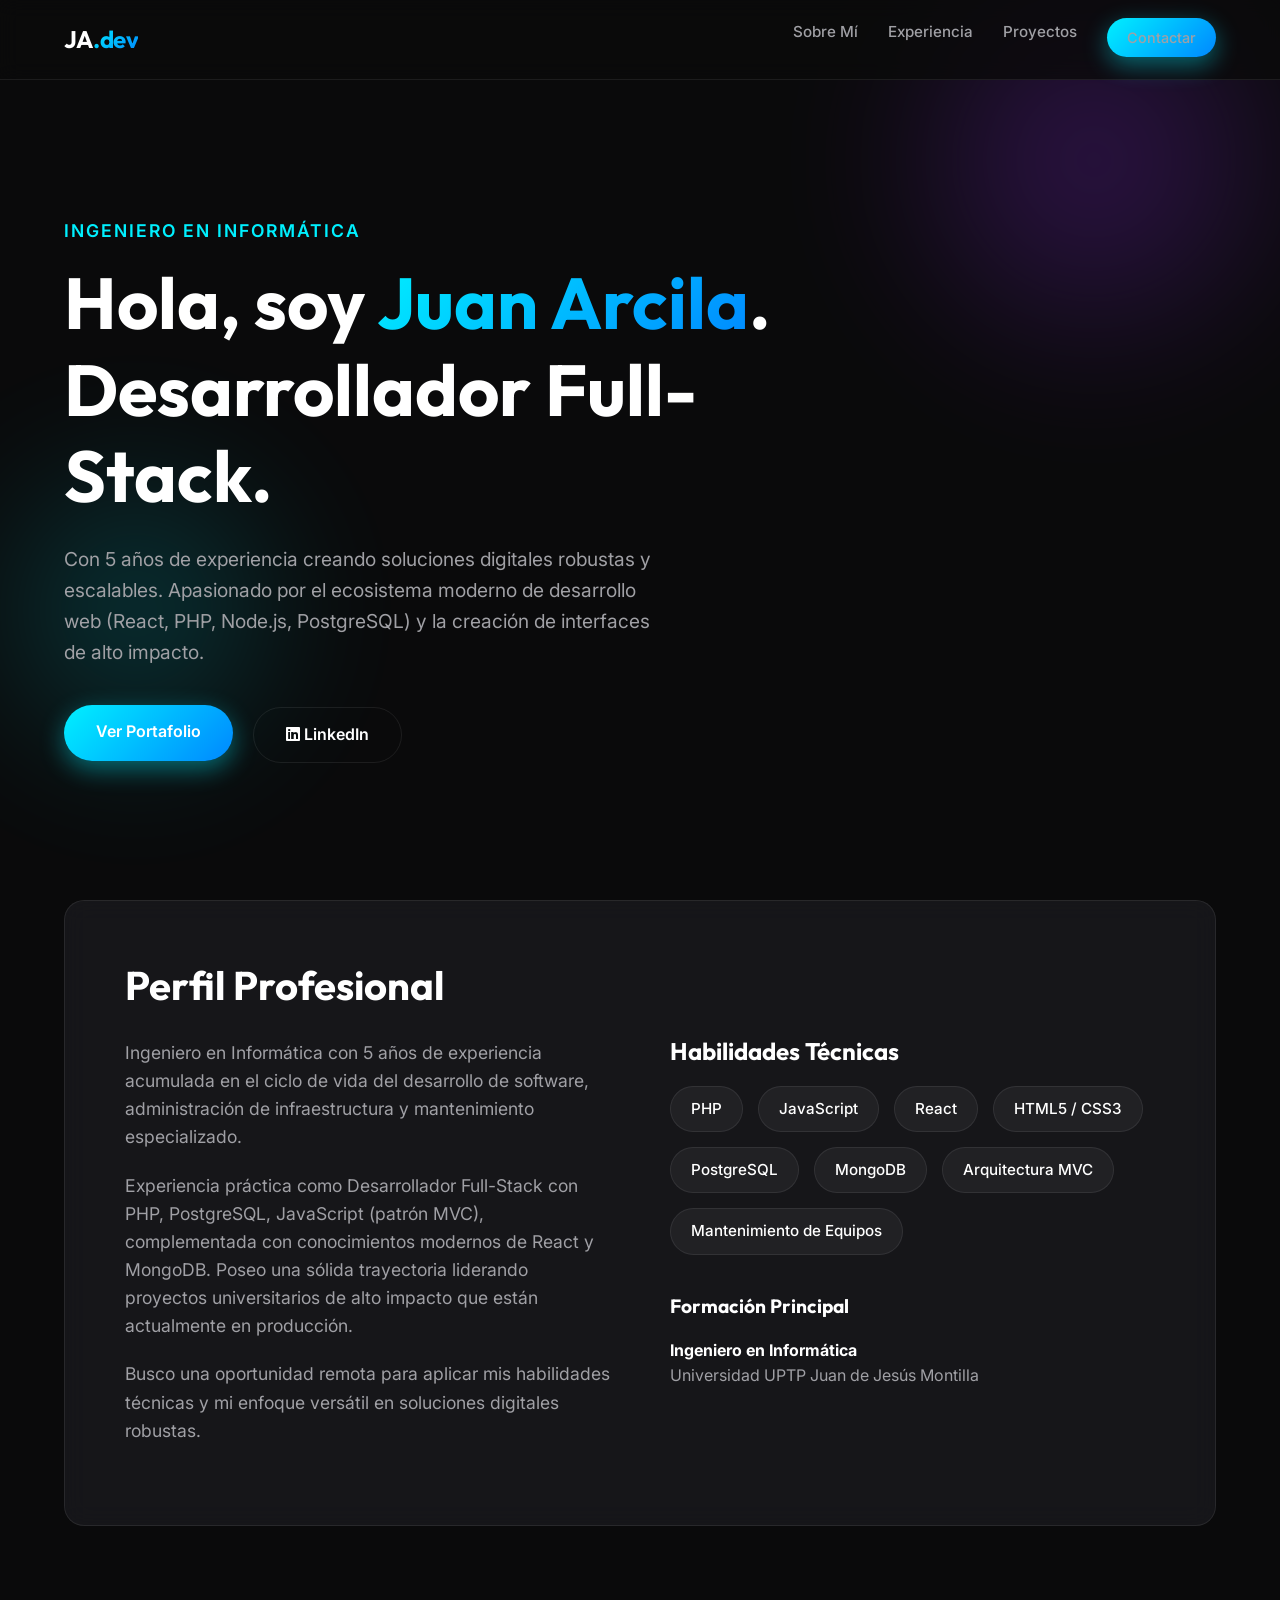
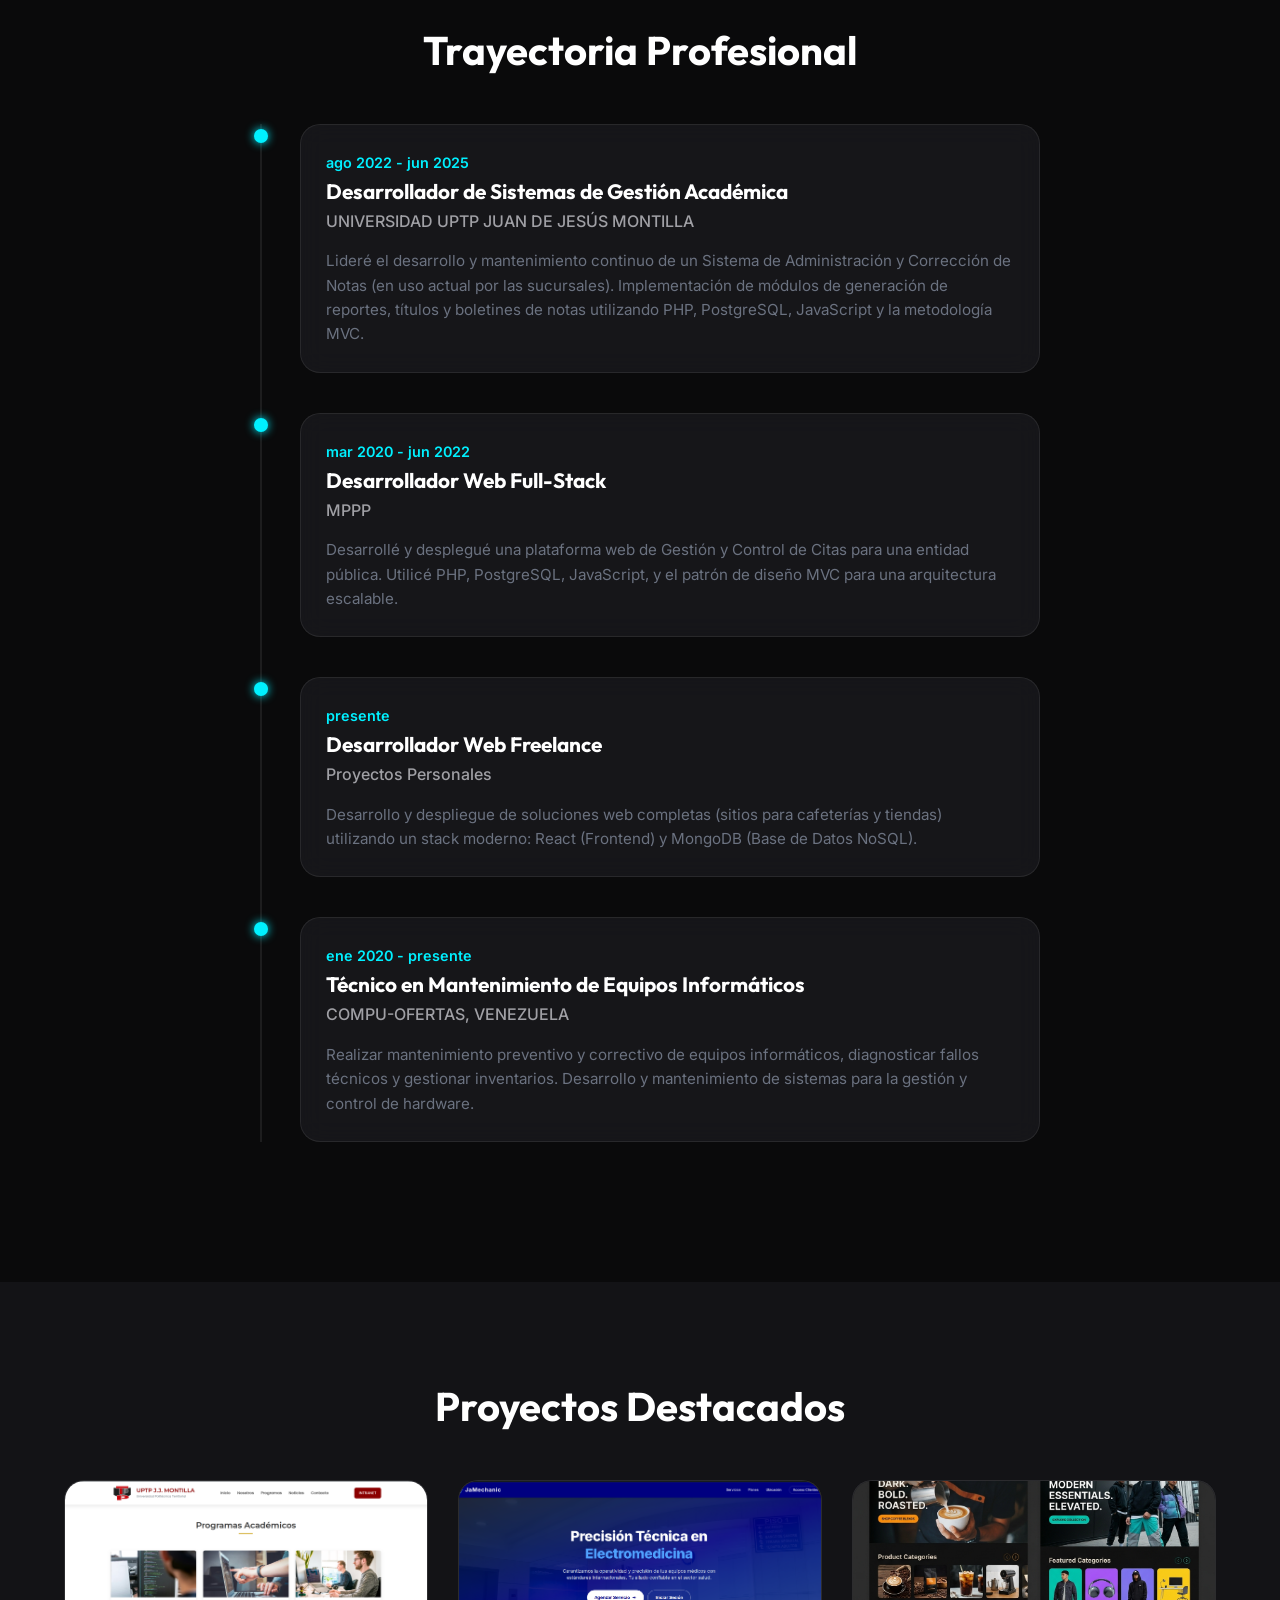
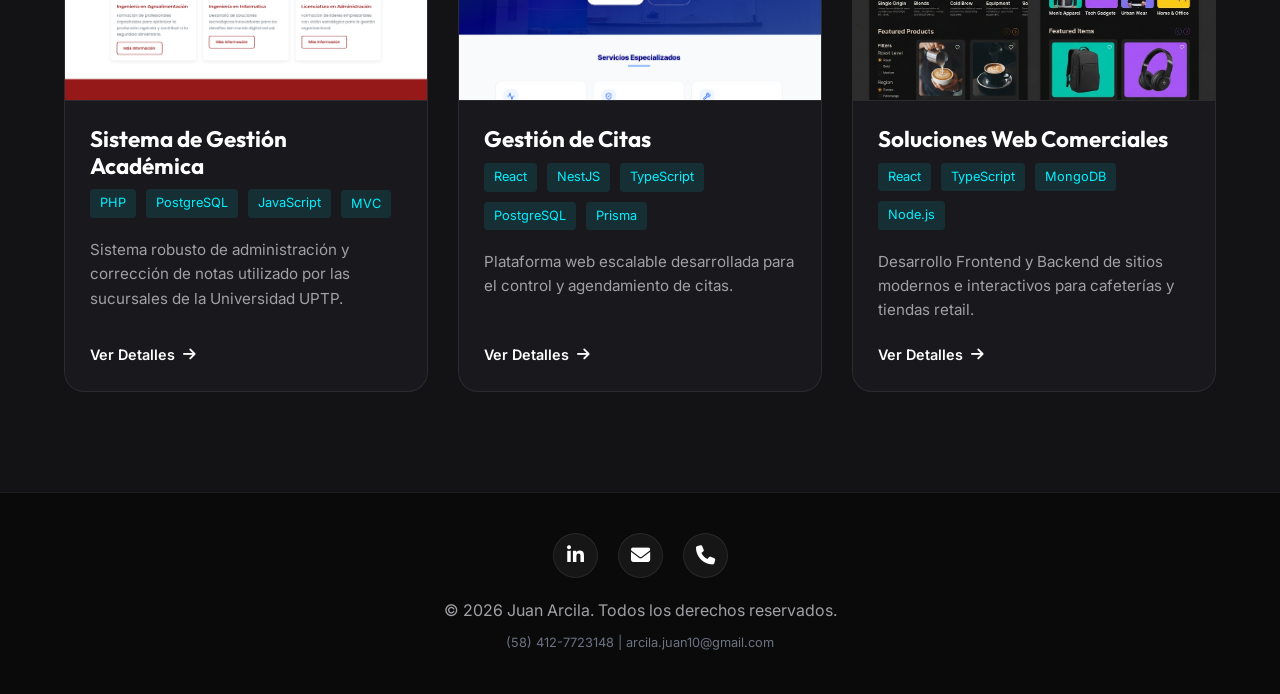
<file: index.html>
<!DOCTYPE html>
<html lang="es">
<head>
    <meta charset="UTF-8">
    <meta name="viewport" content="width=device-width, initial-scale=1.0">
    <title>Juan Arcila | Ingeniero en Informática & Full-Stack Developer</title>
    <meta name="description" content="Portafolio de Juan Arcila, Ingeniero en Informática con 5 años de experiencia en desarrollo Full-Stack, React, Node.js y PostgreSQL.">
    <link rel="stylesheet" href="style.css">
    <link href="https://fonts.googleapis.com/css2?family=Inter:wght@300;400;500;600&family=Outfit:wght@400;700;800&display=swap" rel="stylesheet">
    <link rel="stylesheet" href="https://cdnjs.cloudflare.com/ajax/libs/font-awesome/6.4.0/css/all.min.css">
</head>
<body>

    <!-- Navbar -->
    <nav class="navbar">
        <div class="container">
            <a href="index.html" class="logo">JA<span class="text-gradient">.dev</span></a>
            <div class="nav-links">
                <a href="#about">Sobre Mí</a>
                <a href="#experience">Experiencia</a>
                <a href="#projects">Proyectos</a>
                <a href="mailto:arcila.juan10@gmail.com" class="btn btn-primary" style="padding: 8px 20px; font-size: 0.9rem;">Contactar</a>
            </div>
        </div>
    </nav>

    <!-- Hero Section -->
    <section class="hero">
        <div class="hero-bg">
            <div class="blob-1"></div>
            <div class="blob-2"></div>
        </div>
        <div class="container">
            <div class="hero-content">
                <span class="hero-subtitle">Ingeniero en Informática</span>
                <h1 class="hero-title">Hola, soy <span class="text-gradient">Juan Arcila</span>.<br>Desarrollador Full-Stack.</h1>
                <p class="hero-desc">Con 5 años de experiencia creando soluciones digitales robustas y escalables. Apasionado por el ecosistema moderno de desarrollo web (React, PHP, Node.js, PostgreSQL) y la creación de interfaces de alto impacto.</p>
                <div class="hero-actions">
                    <a href="#projects" class="btn btn-primary">Ver Portafolio</a>
                    <a href="https://linkedin.com/in/jadeveloper" target="_blank" class="btn btn-outline"><i class="fab fa-linkedin"></i> LinkedIn</a>
                </div>
            </div>
        </div>
    </section>

    <!-- About & Skills -->
    <section id="about" class="section glass" style="margin: 0 5%; width: 90%; max-width: 1200px; padding: 60px;">
        <div class="about-grid">
            <div class="about-text">
                <h2 class="section-title" style="text-align: left; margin-bottom: 30px;">Perfil Profesional</h2>
                <p>Ingeniero en Informática con 5 años de experiencia acumulada en el ciclo de vida del desarrollo de software, administración de infraestructura y mantenimiento especializado.</p>
                <p>Experiencia práctica como Desarrollador Full-Stack con PHP, PostgreSQL, JavaScript (patrón MVC), complementada con conocimientos modernos de React y MongoDB. Poseo una sólida trayectoria liderando proyectos universitarios de alto impacto que están actualmente en producción.</p>
                <p>Busco una oportunidad remota para aplicar mis habilidades técnicas y mi enfoque versátil en soluciones digitales robustas.</p>
            </div>
            <div class="skills-wrapper">
                <h3 style="margin-bottom: 20px; font-size: 1.5rem;">Habilidades Técnicas</h3>
                <div class="skills-container">
                    <span class="skill-tag">PHP</span>
                    <span class="skill-tag">JavaScript</span>
                    <span class="skill-tag">React</span>
                    <span class="skill-tag">HTML5 / CSS3</span>
                    <span class="skill-tag">PostgreSQL</span>
                    <span class="skill-tag">MongoDB</span>
                    <span class="skill-tag">Arquitectura MVC</span>
                    <span class="skill-tag">Mantenimiento de Equipos</span>
                </div>
                <div style="margin-top: 40px;">
                    <h3 style="margin-bottom: 20px; font-size: 1.2rem;">Formación Principal</h3>
                    <p style="color: var(--text-secondary);"><strong style="color: var(--text-primary);">Ingeniero en Informática</strong><br>Universidad UPTP Juan de Jesús Montilla </p>
                </div>
            </div>
        </div>
    </section>

    <!-- Experience Timeline -->
    <section id="experience" class="section">
        <div class="container">
            <h2 class="section-title">Trayectoria Profesional</h2>
            
            <div class="timeline">
                
                <div class="timeline-item">
                    <div class="timeline-dot"></div>
                    <div class="timeline-content glass">
                        <span class="timeline-date">ago 2022 - jun 2025</span>
                        <h3 class="timeline-title">Desarrollador de Sistemas de Gestión Académica</h3>
                        <p class="timeline-company">UNIVERSIDAD UPTP JUAN DE JESÚS MONTILLA</p>
                        <p class="timeline-desc">Lideré el desarrollo y mantenimiento continuo de un Sistema de Administración y Corrección de Notas (en uso actual por las sucursales). Implementación de módulos de generación de reportes, títulos y boletines de notas utilizando PHP, PostgreSQL, JavaScript y la metodología MVC.</p>
                        <p class="timeline-desc"></p>
                    </div>
                </div>

                <div class="timeline-item">
                    <div class="timeline-dot"></div>
                    <div class="timeline-content glass">
                        <span class="timeline-date">mar 2020 - jun 2022</span>
                        <h3 class="timeline-title">Desarrollador Web Full-Stack</h3>
                        <p class="timeline-company">MPPP</p>
                        <p class="timeline-desc">Desarrollé y desplegué una plataforma web de Gestión y Control de Citas para una entidad pública. Utilicé PHP, PostgreSQL, JavaScript, y el patrón de diseño MVC para una arquitectura escalable.</p>
                    </div>
                </div>

                <div class="timeline-item">
                    <div class="timeline-dot"></div>
                    <div class="timeline-content glass">
                        <span class="timeline-date">presente</span>
                        <h3 class="timeline-title">Desarrollador Web Freelance</h3>
                        <p class="timeline-company">Proyectos Personales</p>
                        <p class="timeline-desc">Desarrollo y despliegue de soluciones web completas (sitios para cafeterías y tiendas) utilizando un stack moderno: React (Frontend) y MongoDB (Base de Datos NoSQL).</p>
                    </div>
                </div>

                <div class="timeline-item">
                    <div class="timeline-dot"></div>
                    <div class="timeline-content glass">
                        <span class="timeline-date">ene 2020 - presente</span>
                        <h3 class="timeline-title">Técnico en Mantenimiento de Equipos Informáticos</h3>
                        <p class="timeline-company">COMPU-OFERTAS, VENEZUELA</p>
                        <p class="timeline-desc">Realizar mantenimiento preventivo y correctivo de equipos informáticos, diagnosticar fallos técnicos y gestionar inventarios. Desarrollo y mantenimiento de sistemas para la gestión y control de hardware.</p>
                    </div>
                </div>

            </div>
        </div>
    </section>

    <!-- Projects Portfolio -->
    <section id="projects" class="section" style="background: var(--bg-secondary);">
        <div class="container">
            <h2 class="section-title">Proyectos Destacados</h2>
            
            <div class="projects-grid">
                
                <!-- Project 1 -->
                <div class="project-card glass">
                    <div class="project-img-wrapper">
                        <img src="assets/UPTP JJM.png" alt="Sistema de Gestión Académica">
                    </div>
                    <div class="project-info">
                        <h3 class="project-title">Sistema de Gestión Académica</h3>
                        <div class="project-tags">
                            <span>PHP</span>
                            <span>PostgreSQL</span>
                            <span>JavaScript</span>
                            <span>MVC</span>
                        </div>
                        <p class="project-desc">Sistema robusto de administración y corrección de notas utilizado por las sucursales de la Universidad UPTP.</p>
                        <a href="proyecto-academico.html" class="project-link">Ver Detalles <i class="fas fa-arrow-right"></i></a>
                    </div>
                </div>

                <!-- Project 2 -->
                <div class="project-card glass">
                    <div class="project-img-wrapper">
                        <img src="assets/biomed-sp 1.png" alt="Plataforma de Gestión de Citas">
                    </div>
                    <div class="project-info">
                        <h3 class="project-title">Gestión de Citas</h3>
                        <div class="project-tags">
                            <span>React</span>
                            <span>NestJS</span>
                            <span>TypeScript</span>
                            <span>PostgreSQL</span>
                            <span>Prisma</span>
                        </div>
                        <p class="project-desc">Plataforma web escalable desarrollada para el control y agendamiento de citas.</p>
                        <a href="proyecto-citas.html" class="project-link">Ver Detalles <i class="fas fa-arrow-right"></i></a>
                    </div>
                </div>

                <!-- Project 3 -->
                <div class="project-card glass">
                    <div class="project-img-wrapper">
                        <img src="assets/freelance.png" alt="E-commerce y Sitios Web">
                    </div>
                    <div class="project-info">
                        <h3 class="project-title">Soluciones Web Comerciales</h3>
                        <div class="project-tags">
                            <span>React</span>
                            <span>TypeScript</span>
                            <span>MongoDB</span>
                            <span>Node.js</span>
                        </div>
                        <p class="project-desc">Desarrollo Frontend y Backend de sitios modernos e interactivos para cafeterías y tiendas retail.</p>
                        <a href="proyecto-freelance.html" class="project-link">Ver Detalles <i class="fas fa-arrow-right"></i></a>
                    </div>
                </div>

            </div>
        </div>
    </section>

    <!-- Footer -->
    <footer class="footer">
        <div class="container">
            <div class="social-links">
                <a href="https://linkedin.com/in/jadeveloper" target="_blank"><i class="fab fa-linkedin-in"></i></a>
                <a href="mailto:arcila.juan10@gmail.com"><i class="fas fa-envelope"></i></a>
                <a href="tel:+584127723148"><i class="fas fa-phone"></i></a>
            </div>
            <p>&copy; 2026 Juan Arcila. Todos los derechos reservados.</p>
            <p style="font-size: 0.8rem; margin-top: 10px; color: var(--text-muted);">(58) 412-7723148 | arcila.juan10@gmail.com</p>
        </div>
    </footer>

    <script src="app.js"></script>
</body>
</html>
</file>
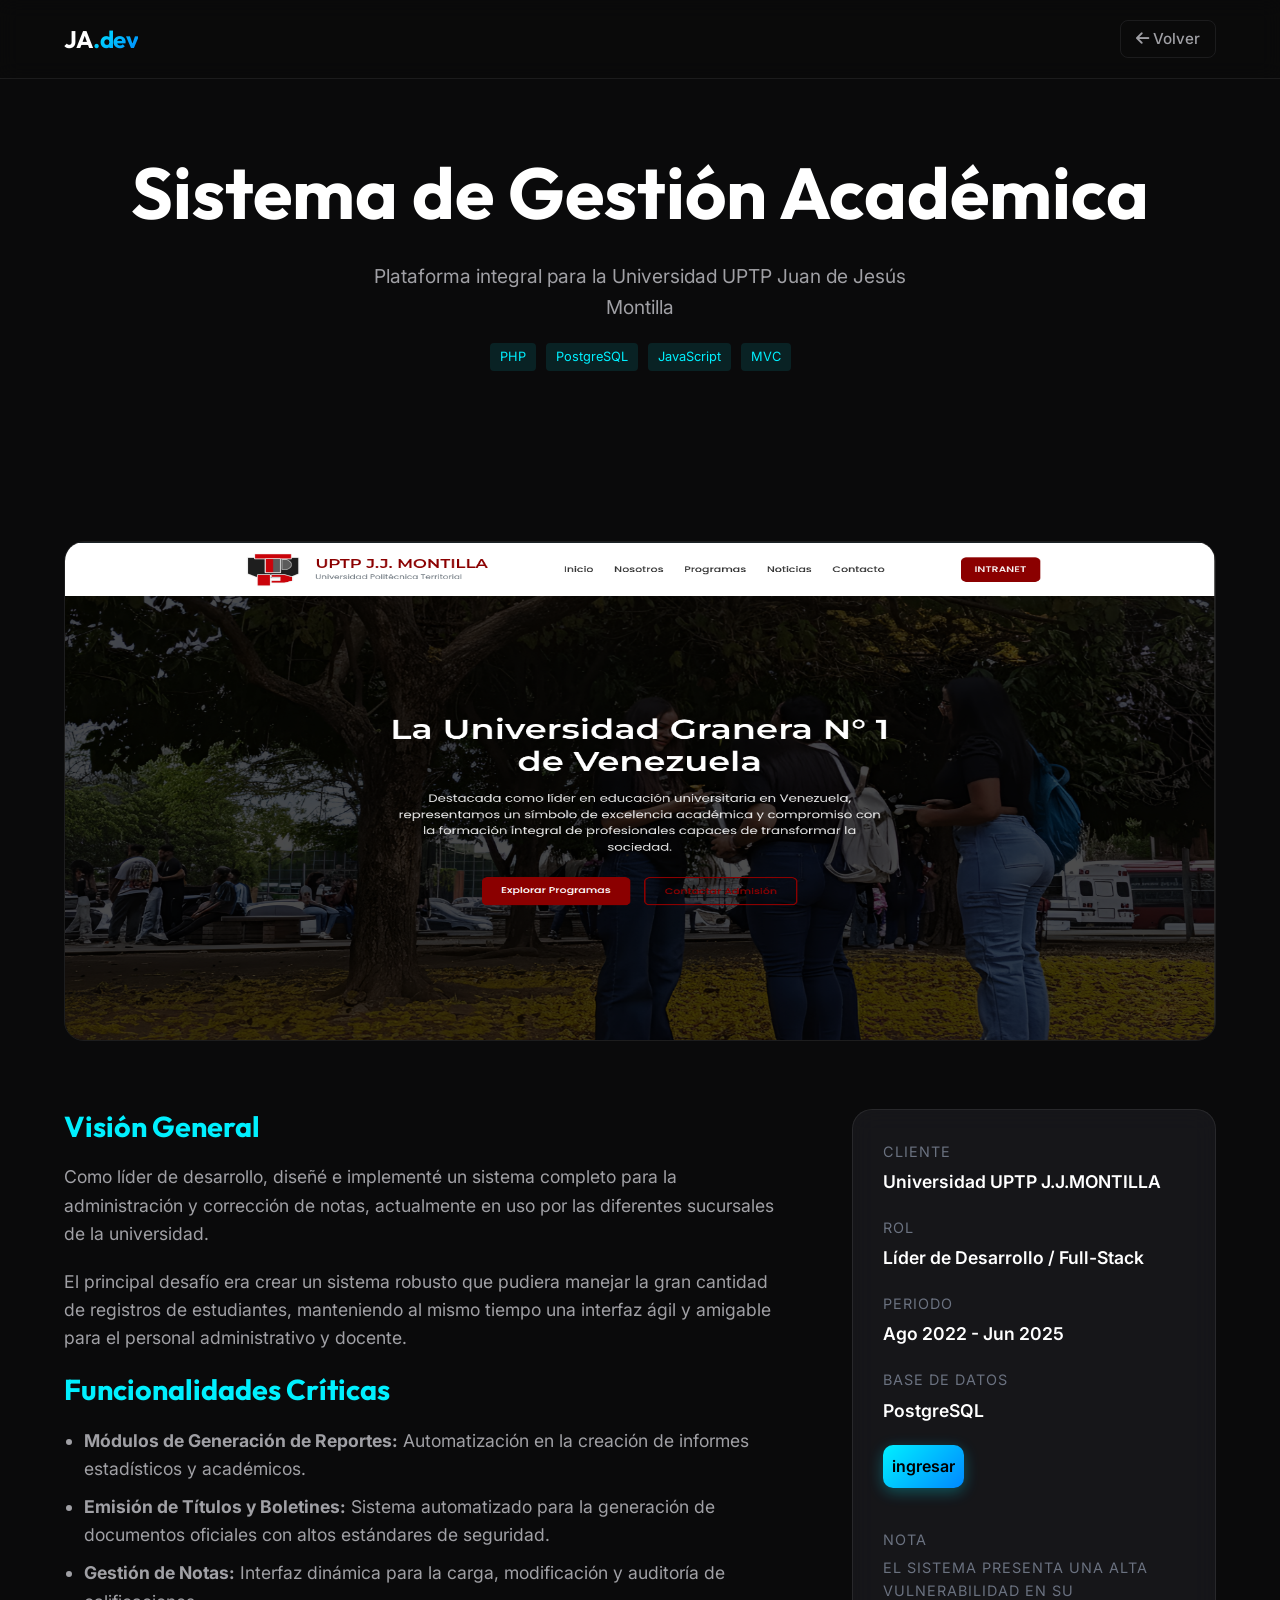
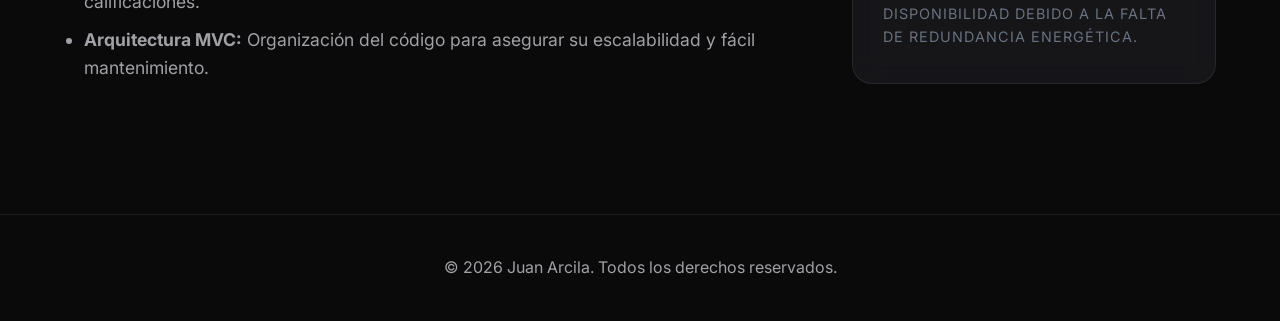
<file: proyecto-academico.html>
<!DOCTYPE html>
<html lang="es">
<head>
    <meta charset="UTF-8">
    <meta name="viewport" content="width=device-width, initial-scale=1.0">
    <title>Sistema de Gestión Académica | Juan Arcila</title>
    <link rel="stylesheet" href="style.css">
    <link href="https://fonts.googleapis.com/css2?family=Inter:wght@300;400;500;600&family=Outfit:wght@400;700;800&display=swap" rel="stylesheet">
    <link rel="stylesheet" href="https://cdnjs.cloudflare.com/ajax/libs/font-awesome/6.4.0/css/all.min.css">
</head>
<body>

    <!-- Navbar -->
    <nav class="navbar" style="background: rgba(10, 10, 11, 0.95); box-shadow: 0 4px 20px rgba(0,0,0,0.5);">
        <div class="container">
            <a href="index.html" class="logo">JA<span class="text-gradient">.dev</span></a>
            <div class="nav-links">
                <a href="index.html#projects" class="btn btn-outline" style="padding: 6px 15px; border-radius: 8px;"><i class="fas fa-arrow-left"></i> Volver</a>
            </div>
        </div>
    </nav>

    <!-- Project Header -->
    <header class="project-header container">
        <h1 class="hero-title">Sistema de Gestión Académica</h1>
        <p class="hero-desc" style="margin: 0 auto;">Plataforma integral para la Universidad UPTP Juan de Jesús Montilla</p>
        <div class="project-tags project-header-tags">
            <span>PHP</span>
            <span>PostgreSQL</span>
            <span>JavaScript</span>
            <span>MVC</span>
        </div>
    </header>

    <!-- Project Details -->
    <section class="section pt-0">
        <div class="container">
            <img src="assets/UPTP Portada.png" alt="Dashboard del Sistema Académico" class="project-hero-img">
            
            <div class="project-details-grid">
                <div class="project-content">
                    <h3>Visión General</h3>
                    <p>Como líder de desarrollo, diseñé e implementé un sistema completo para la administración y corrección de notas, actualmente en uso por las diferentes sucursales de la universidad.</p>
                    <p>El principal desafío era crear un sistema robusto que pudiera manejar la gran cantidad de registros de estudiantes, manteniendo al mismo tiempo una interfaz ágil y amigable para el personal administrativo y docente.</p>
                    
                    <h3>Funcionalidades Críticas</h3>
                    <ul>
                        <li><strong>Módulos de Generación de Reportes:</strong> Automatización en la creación de informes estadísticos y académicos.</li>
                        <li><strong>Emisión de Títulos y Boletines:</strong> Sistema automatizado para la generación de documentos oficiales con altos estándares de seguridad.</li>
                        <li><strong>Gestión de Notas:</strong> Interfaz dinámica para la carga, modificación y auditoría de calificaciones.</li>
                        <li><strong>Arquitectura MVC:</strong> Organización del código para asegurar su escalabilidad y fácil mantenimiento.</li>
                    </ul>
                </div>
                
                <div class="project-sidebar">
                    <div class="glass">
                        <div class="sidebar-item">
                            <div class="sidebar-label">Cliente</div>
                            <div class="sidebar-value">Universidad UPTP J.J.MONTILLA</div>
                        </div>
                        <div class="sidebar-item">
                            <div class="sidebar-label">Rol</div>
                            <div class="sidebar-value">Líder de Desarrollo / Full-Stack</div>
                        </div>
                        <div class="sidebar-item">
                            <div class="sidebar-label">Periodo</div>
                            <div class="sidebar-value">Ago 2022 - Jun 2025</div>
                        </div>
                        <div class="sidebar-item">
                            <div class="sidebar-label">Base de Datos</div>
                            <div class="sidebar-value">PostgreSQL</div>
                        </div>
                        <div class="sidebar-item">
                            <a class="btn btn-secundario" href="https://uptp.sytes.net/" >ingresar</a>
                            
                        </div>

                        <div class="sidebar-item">
                            <div class="sidebar-label">nota</div>
                            <div class="sidebar-label"><p>el sistema presenta una alta vulnerabilidad en su disponibilidad debido a la falta de redundancia energética. 
                            </p></div>
                            
                        </div>
                    </div>
                </div>
            </div>
        </div>
    </section>

    <!-- Footer -->
    <footer class="footer">
        <div class="container">
            <p>&copy; 2026 Juan Arcila. Todos los derechos reservados.</p>
        </div>
    </footer>

    <script src="app.js"></script>
</body>
</html>
</file>
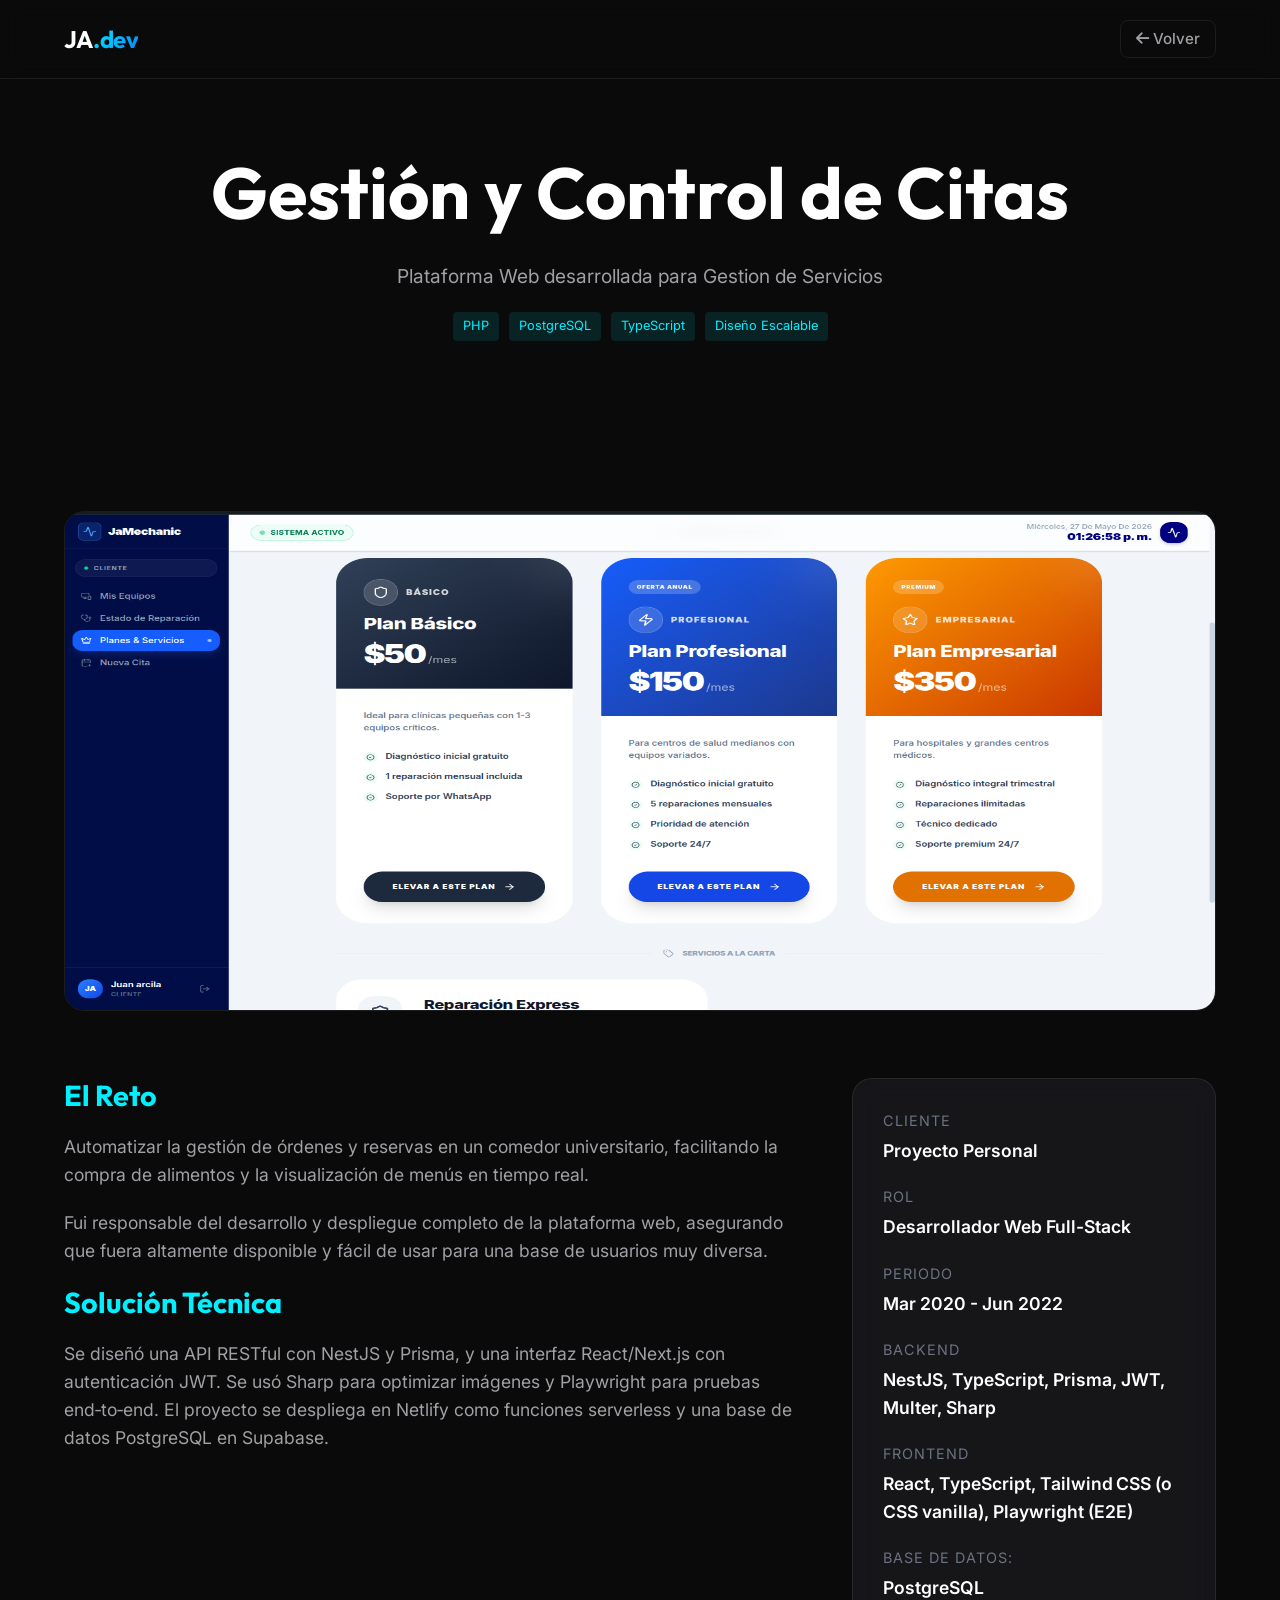
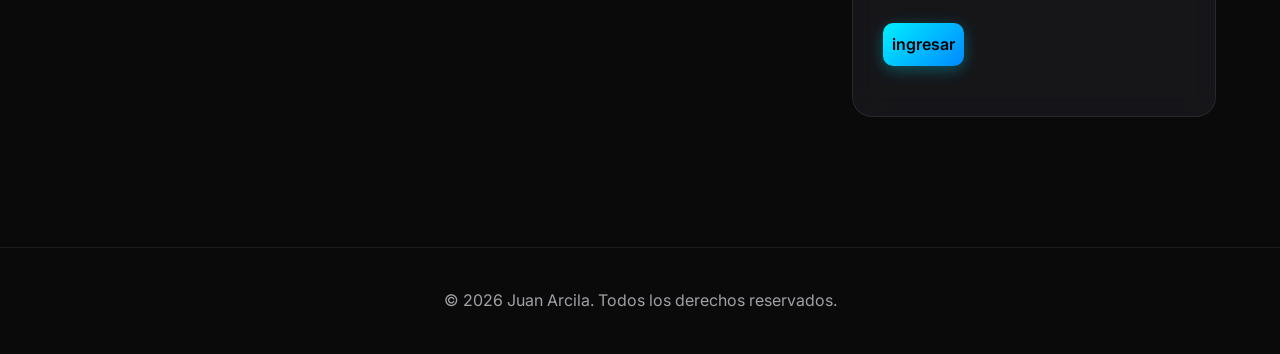
<file: proyecto-citas.html>
<!DOCTYPE html>
<html lang="es">
<head>
    <meta charset="UTF-8">
    <meta name="viewport" content="width=device-width, initial-scale=1.0">
    <title>Gestión y Control de Citas | Juan Arcila</title>
    <link rel="stylesheet" href="style.css">
    <link href="https://fonts.googleapis.com/css2?family=Inter:wght@300;400;500;600&family=Outfit:wght@400;700;800&display=swap" rel="stylesheet">
    <link rel="stylesheet" href="https://cdnjs.cloudflare.com/ajax/libs/font-awesome/6.4.0/css/all.min.css">
</head>
<body>

    <!-- Navbar -->
    <nav class="navbar" style="background: rgba(10, 10, 11, 0.95); box-shadow: 0 4px 20px rgba(0,0,0,0.5);">
        <div class="container">
            <a href="index.html" class="logo">JA<span class="text-gradient">.dev</span></a>
            <div class="nav-links">
                <a href="index.html#projects" class="btn btn-outline" style="padding: 6px 15px; border-radius: 8px;"><i class="fas fa-arrow-left"></i> Volver</a>
            </div>
        </div>
    </nav>

    <!-- Project Header -->
    <header class="project-header container">
        <h1 class="hero-title">Gestión y Control de Citas</h1>
        <p class="hero-desc" style="margin: 0 auto;">Plataforma Web desarrollada para Gestion de Servicios</p>
        <div class="project-tags project-header-tags">
            <span>PHP</span>
            <span>PostgreSQL</span>
            <span>TypeScript</span>
            <span>Diseño Escalable</span>
        </div>
    </header>

    <!-- Project Details -->
    <section class="section pt-0">
        <div class="container">
            <img src="assets/biomed-sp 4.png" alt="Interfaz de Gestión de Citas" class="project-hero-img">
            
            <div class="project-details-grid">
                <div class="project-content">
                    <h3>El Reto</h3>
                    <p>Automatizar la gestión de órdenes y reservas en un comedor universitario, facilitando la compra de alimentos y la visualización de menús en tiempo real.</p>
                    <p>Fui responsable del desarrollo y despliegue completo de la plataforma web, asegurando que fuera altamente disponible y fácil de usar para una base de usuarios muy diversa.</p>
                    
                    <h3>Solución Técnica</h3>
                    <p>
                        Se diseñó una API RESTful con NestJS y Prisma, y una interfaz React/Next.js con autenticación JWT. Se usó Sharp para optimizar imágenes y Playwright para pruebas end‑to‑end. El proyecto se despliega en Netlify como funciones serverless y una base de datos PostgreSQL en Supabase.  
                    </p>
                </div>
                
                <div class="project-sidebar">
                    <div class="glass">
                        <div class="sidebar-item">
                            <div class="sidebar-label">Cliente</div>
                            <div class="sidebar-value">Proyecto Personal</div>
                        </div>
                        <div class="sidebar-item">
                            <div class="sidebar-label">Rol</div>
                            <div class="sidebar-value">Desarrollador Web Full-Stack</div>
                        </div>
                        <div class="sidebar-item">
                            <div class="sidebar-label">Periodo</div>
                            <div class="sidebar-value">Mar 2020 - Jun 2022</div>
                        </div>
                        <div class="sidebar-item">
                            <div class="sidebar-label">Backend</div>
                            <div class="sidebar-value">NestJS, TypeScript, Prisma, JWT, Multer, Sharp</div>
                            
                            
                        </div>
                        <div class="sidebar-item"><div class="sidebar-label">Frontend</div>
                            <div class="sidebar-value"> React, TypeScript, Tailwind CSS (o CSS vanilla), Playwright (E2E)</div>
                            </div>
                        <div class="sidebar-item"><div class="sidebar-label">Base de datos: </div>
                            <div class="sidebar-value">PostgreSQL</div>
                            </div>
                        <div class="sidebar-item">
                            <a class="btn btn-secundario" href="https://biomed-sp.netlify.app/" >ingresar</a>
                            
                            </div>
                    </div>
                </div>
            </div>
        </div>
    </section>

    <!-- Footer -->
    <footer class="footer">
        <div class="container">
            <p>&copy; 2026 Juan Arcila. Todos los derechos reservados.</p>
        </div>
    </footer>

    <script src="app.js"></script>
</body>
</html>
</file>
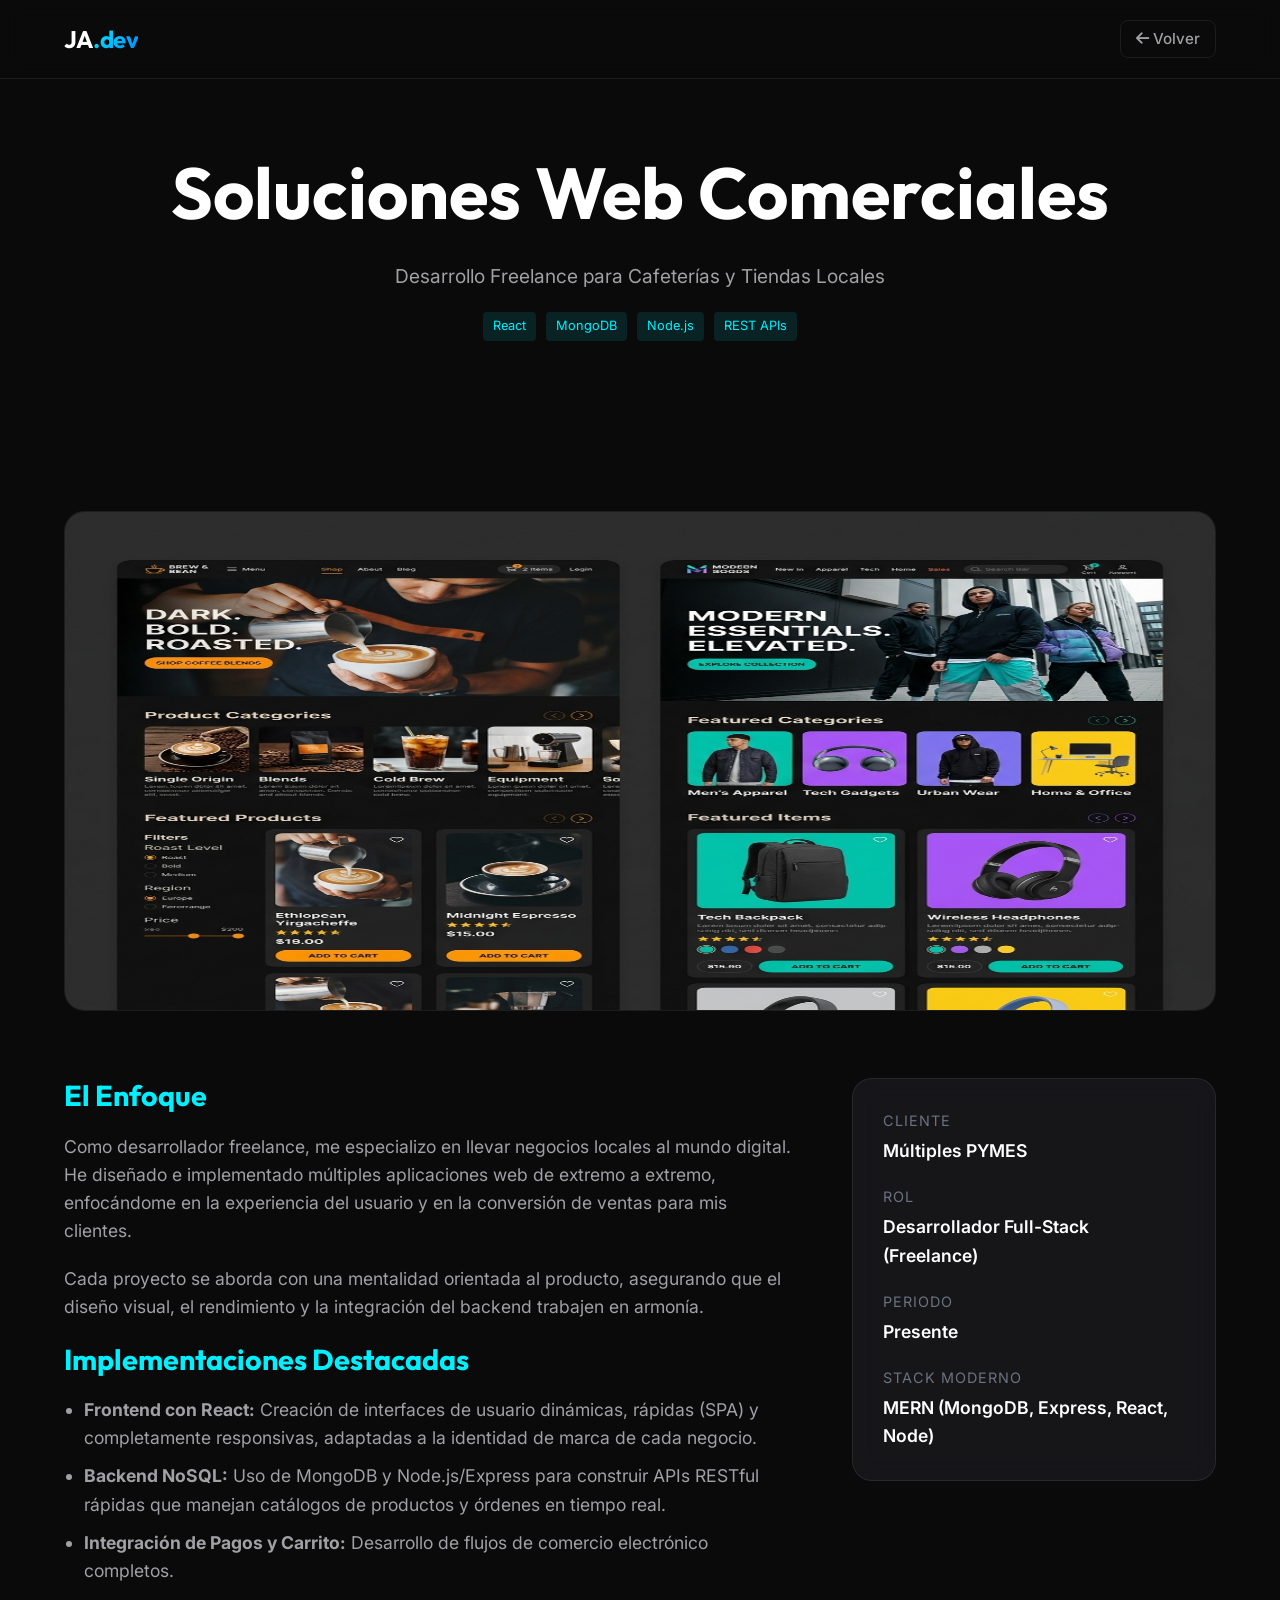
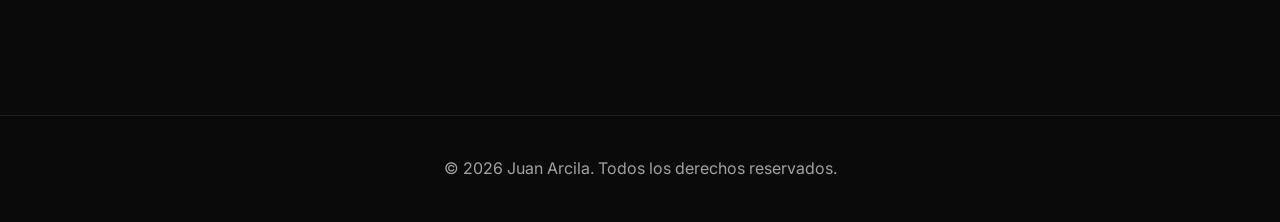
<file: proyecto-freelance.html>
<!DOCTYPE html>
<html lang="es">
<head>
    <meta charset="UTF-8">
    <meta name="viewport" content="width=device-width, initial-scale=1.0">
    <title>Soluciones Web Freelance | Juan Arcila</title>
    <link rel="stylesheet" href="style.css">
    <link href="https://fonts.googleapis.com/css2?family=Inter:wght@300;400;500;600&family=Outfit:wght@400;700;800&display=swap" rel="stylesheet">
    <link rel="stylesheet" href="https://cdnjs.cloudflare.com/ajax/libs/font-awesome/6.4.0/css/all.min.css">
</head>
<body>

    <!-- Navbar -->
    <nav class="navbar" style="background: rgba(10, 10, 11, 0.95); box-shadow: 0 4px 20px rgba(0,0,0,0.5);">
        <div class="container">
            <a href="index.html" class="logo">JA<span class="text-gradient">.dev</span></a>
            <div class="nav-links">
                <a href="index.html#projects" class="btn btn-outline" style="padding: 6px 15px; border-radius: 8px;"><i class="fas fa-arrow-left"></i> Volver</a>
            </div>
        </div>
    </nav>

    <!-- Project Header -->
    <header class="project-header container">
        <h1 class="hero-title">Soluciones Web Comerciales</h1>
        <p class="hero-desc" style="margin: 0 auto;">Desarrollo Freelance para Cafeterías y Tiendas Locales</p>
        <div class="project-tags project-header-tags">
            <span>React</span>
            <span>MongoDB</span>
            <span>Node.js</span>
            <span>REST APIs</span>
        </div>
    </header>

    <!-- Project Details -->
    <section class="section pt-0">
        <div class="container">
            <img src="assets/freelance.png" alt="Diseños para e-commerce y cafeterías" class="project-hero-img">
            
            <div class="project-details-grid">
                <div class="project-content">
                    <h3>El Enfoque</h3>
                    <p>Como desarrollador freelance, me especializo en llevar negocios locales al mundo digital. He diseñado e implementado múltiples aplicaciones web de extremo a extremo, enfocándome en la experiencia del usuario y en la conversión de ventas para mis clientes.</p>
                    <p>Cada proyecto se aborda con una mentalidad orientada al producto, asegurando que el diseño visual, el rendimiento y la integración del backend trabajen en armonía.</p>
                    
                    <h3>Implementaciones Destacadas</h3>
                    <ul>
                        <li><strong>Frontend con React:</strong> Creación de interfaces de usuario dinámicas, rápidas (SPA) y completamente responsivas, adaptadas a la identidad de marca de cada negocio.</li>
                        <li><strong>Backend NoSQL:</strong> Uso de MongoDB y Node.js/Express para construir APIs RESTful rápidas que manejan catálogos de productos y órdenes en tiempo real.</li>
                        <li><strong>Integración de Pagos y Carrito:</strong> Desarrollo de flujos de comercio electrónico completos.</li>
                    </ul>
                </div>
                
                <div class="project-sidebar">
                    <div class="glass">
                        <div class="sidebar-item">
                            <div class="sidebar-label">Cliente</div>
                            <div class="sidebar-value">Múltiples PYMES</div>
                        </div>
                        <div class="sidebar-item">
                            <div class="sidebar-label">Rol</div>
                            <div class="sidebar-value">Desarrollador Full-Stack (Freelance)</div>
                        </div>
                        <div class="sidebar-item">
                            <div class="sidebar-label">Periodo</div>
                            <div class="sidebar-value">Presente</div>
                        </div>
                        <div class="sidebar-item">
                            <div class="sidebar-label">Stack Moderno</div>
                            <div class="sidebar-value">MERN (MongoDB, Express, React, Node)</div>
                        </div>
                    </div>
                </div>
            </div>
        </div>
    </section>

    <!-- Footer -->
    <footer class="footer">
        <div class="container">
            <p>&copy; 2026 Juan Arcila. Todos los derechos reservados.</p>
        </div>
    </footer>

    <script src="app.js"></script>
</body>
</html>
</file>
<file: style.css>
:root {
  /* Core Colors */
  --bg-primary: #0A0A0B;
  --bg-secondary: #131316;
  --bg-surface: rgba(30, 30, 35, 0.6);
  --text-primary: #FFFFFF;
  --text-secondary: #A0A0A5;
  --text-muted: #6b7280;
  
  /* Accents */
  --accent-cyan: #00F0FF;
  --accent-violet: #8A2BE2;
  --accent-blue: #0088FF;
  --accent-red: #cc1b1b;

  
  /* Gradients */
  --gradient-primary: linear-gradient(135deg, var(--accent-cyan) 0%, var(--accent-blue) 100%);
  --gradient-secondary: linear-gradient(135deg, var(--accent-violet) 0%, var(--accent-blue) 100%);
  --gradient-uptp:var(--accent-red);
  /* Structural */
  --border-light: rgba(255, 255, 255, 0.08);
  --shadow-glow: 0 0 20px rgba(0, 240, 255, 0.2);
  --radius-md: 12px;
  --radius-lg: 20px;
  --radius-full: 9999px;
  
  /* Fonts */
  --font-heading: 'Outfit', sans-serif;
  --font-body: 'Inter', sans-serif;
}

* {
  margin: 0;
  padding: 0;
  box-sizing: border-box;
}

body {
  font-family: var(--font-body);
  background-color: var(--bg-primary);
  color: var(--text-primary);
  line-height: 1.6;
  overflow-x: hidden;
  -webkit-font-smoothing: antialiased;
}

h1, h2, h3, h4, h5, h6 {
  font-family: var(--font-heading);
  font-weight: 700;
  line-height: 1.2;
}

a {
  text-decoration: none;
  color: inherit;
  transition: all 0.3s ease;
}

ul {
  list-style: none;
}

/* Typography Utility */
.text-gradient {
  background: var(--gradient-primary);
  -webkit-background-clip: text;
  -webkit-text-fill-color: transparent;
  background-clip: text;
}

/* Layout Utilities */
.container {
  width: 90%;
  max-width: 1200px;
  margin: 0 auto;
}

.section {
  padding: 100px 0;
  position: relative;
}

/* Glassmorphism utility */
.glass {
  background: var(--bg-surface);
  backdrop-filter: blur(12px);
  -webkit-backdrop-filter: blur(12px);
  border: 1px solid var(--border-light);
  border-radius: var(--radius-lg);
}

/* Navbar */
.navbar {
  position: fixed;
  top: 0;
  left: 0;
  width: 100%;
  padding: 20px 0;
  z-index: 1000;
  transition: all 0.3s ease;
  background: rgba(10, 10, 11, 0.8);
  backdrop-filter: blur(10px);
  border-bottom: 1px solid var(--border-light);
}

.navbar .container {
  display: flex;
  justify-content: space-between;
  align-items: center;
}

.logo {
  font-family: var(--font-heading);
  font-size: 1.5rem;
  font-weight: 700;
  letter-spacing: -0.5px;
}

.nav-links {
  display: flex;
  gap: 30px;
}

.nav-links a {
  font-size: 0.95rem;
  font-weight: 500;
  color: var(--text-secondary);
}

.nav-links a:hover {
  color: var(--accent-cyan);
}

/* Hero Section */
.hero {
  min-height: 100vh;
  display: flex;
  align-items: center;
  position: relative;
  padding-top: 80px;
}

.hero-bg {
  position: absolute;
  top: 0;
  left: 0;
  width: 100%;
  height: 100%;
  overflow: hidden;
  z-index: -1;
}

.hero-bg .blob-1 {
  position: absolute;
  top: -10%;
  right: -5%;
  width: 500px;
  height: 500px;
  background: radial-gradient(circle, var(--accent-violet) 0%, transparent 70%);
  opacity: 0.3;
  filter: blur(60px);
}

.hero-bg .blob-2 {
  position: absolute;
  bottom: 10%;
  left: -5%;
  width: 400px;
  height: 400px;
  background: radial-gradient(circle, var(--accent-cyan) 0%, transparent 70%);
  opacity: 0.2;
  filter: blur(60px);
}

.hero-content {
  max-width: 800px;
}

.hero-subtitle {
  font-size: 1.1rem;
  color: var(--accent-cyan);
  text-transform: uppercase;
  letter-spacing: 2px;
  font-weight: 600;
  margin-bottom: 15px;
  display: block;
}

.hero-title {
  font-size: 4.5rem;
  margin-bottom: 25px;
}

.hero-desc {
  font-size: 1.2rem;
  color: var(--text-secondary);
  margin-bottom: 40px;
  max-width: 600px;
}

/* Buttons */
.btn {
  display: inline-block;
  padding: 14px 32px;
  border-radius: var(--radius-full);
  font-weight: 600;
  font-size: 1rem;
  cursor: pointer;
  transition: all 0.3s ease;
  border: none;
}
.btn-secundario{
  background: var(--gradient-primary);
  color: #000000;
  padding: 9px !important;
  margin-bottom: 20px;
  border-radius: 10px;
  box-shadow: 0 4px 15px rgba(0, 240, 255, 0.3);
}

.btn-primary {
  background: var(--gradient-primary);
  color: #fff;
  box-shadow: 0 4px 15px rgba(0, 240, 255, 0.3);
}

.btn-primary, .btn-secundario:hover {
  transform: translateY(-2px);
  box-shadow: 0 8px 25px rgba(0, 240, 255, 0.4);
}

.btn-outline {
  background: transparent;
  color: var(--text-primary);
  border: 1px solid var(--border-light);
}

.btn-outline:hover {
  border-color: var(--accent-cyan);
  color: var(--accent-cyan);
}

.hero-actions {
  display: flex;
  gap: 20px;
}

/* Section Title */
.section-title {
  font-size: 2.5rem;
  margin-bottom: 50px;
  text-align: center;
}

/* About / Skills Grid */
.about-grid {
  display: grid;
  grid-template-columns: 1fr 1fr;
  gap: 60px;
  align-items: center;
}

.about-text p {
  color: var(--text-secondary);
  font-size: 1.1rem;
  margin-bottom: 20px;
}

.skills-container {
  display: flex;
  flex-wrap: wrap;
  gap: 15px;
}

.skill-tag {
  background: rgba(255, 255, 255, 0.05);
  border: 1px solid var(--border-light);
  padding: 10px 20px;
  border-radius: var(--radius-full);
  font-weight: 500;
  font-size: 0.95rem;
  transition: all 0.3s ease;
}

.skill-tag:hover {
  border-color: var(--accent-cyan);
  color: var(--accent-cyan);
  background: rgba(0, 240, 255, 0.05);
}

/* Timeline */
.timeline {
  position: relative;
  max-width: 800px;
  margin: 0 auto;
}

.timeline::before {
  content: '';
  position: absolute;
  top: 0;
  left: 20px;
  height: 100%;
  width: 2px;
  background: var(--border-light);
}

.timeline-item {
  position: relative;
  padding-left: 60px;
  margin-bottom: 40px;
}

.timeline-dot {
  position: absolute;
  left: 14px;
  top: 5px;
  width: 14px;
  height: 14px;
  border-radius: 50%;
  background: var(--accent-cyan);
  box-shadow: 0 0 10px var(--accent-cyan);
}

.timeline-content {
  padding: 25px;
}

.timeline-date {
  color: var(--accent-cyan);
  font-size: 0.9rem;
  font-weight: 600;
  margin-bottom: 5px;
  display: inline-block;
}

.timeline-title {
  font-size: 1.3rem;
  margin-bottom: 5px;
}

.timeline-company {
  color: var(--text-secondary);
  font-size: 1rem;
  margin-bottom: 15px;
  font-weight: 500;
}

.timeline-desc {
  color: var(--text-muted);
  font-size: 0.95rem;
}

/* Projects Grid */
.projects-grid {
  display: grid;
  grid-template-columns: repeat(auto-fit, minmax(350px, 1fr));
  gap: 30px;
}

.project-card {
  display: flex;
  flex-direction: column;
  overflow: hidden;
  transition: transform 0.3s ease;
}

.project-card:hover {
  transform: translateY(-5px);
  border-color: rgba(255, 255, 255, 0.2);
}

.project-img-wrapper {
  width: 100%;
  height: 220px;
  overflow: hidden;
  border-bottom: 1px solid var(--border-light);
}

.project-img-wrapper img {
  width: 100%;
  height: 100%;
  object-fit: cover;
  transition: transform 0.5s ease;
}

.project-card:hover .project-img-wrapper img {
  transform: scale(1.05);
}

.project-info {
  padding: 25px;
  flex-grow: 1;
  display: flex;
  flex-direction: column;
}

.project-title {
  font-size: 1.4rem;
  margin-bottom: 10px;
}

.project-desc {
  color: var(--text-secondary);
  font-size: 0.95rem;
  margin-bottom: 20px;
  flex-grow: 1;
}

.project-tags {
  display: flex;
  gap: 10px;
  flex-wrap: wrap;
  margin-bottom: 20px;
}

.project-tags span {
  font-size: 0.8rem;
  color: var(--accent-cyan);
  background: rgba(0, 240, 255, 0.1);
  padding: 4px 10px;
  border-radius: 4px;
}

.project-link {
  display: inline-flex;
  align-items: center;
  gap: 8px;
  color: #fff;
  font-weight: 600;
  font-size: 0.9rem;
}

.project-link i {
  transition: transform 0.3s ease;
}

.project-link:hover i {
  transform: translateX(4px);
  color: var(--accent-cyan);
}

/* Footer */
.footer {
  border-top: 1px solid var(--border-light);
  padding: 40px 0;
  text-align: center;
  color: var(--text-secondary);
}

.social-links {
  display: flex;
  justify-content: center;
  gap: 20px;
  margin-bottom: 20px;
}

.social-links a {
  display: flex;
  align-items: center;
  justify-content: center;
  width: 45px;
  height: 45px;
  border-radius: 50%;
  background: rgba(255, 255, 255, 0.05);
  border: 1px solid var(--border-light);
  font-size: 1.2rem;
  color: var(--text-primary);
}

.social-links a:hover {
  background: var(--gradient-primary);
  border-color: transparent;
  transform: translateY(-3px);
}

/* Project Detail Page Styles */
.project-header {
  padding-top: 150px;
  padding-bottom: 50px;
  text-align: center;
}

.project-header-tags {
  justify-content: center;
  margin-top: 20px;
}

.project-hero-img {
  width: 100%;
  height: 500px;
  border-radius: var(--radius-lg);
  object-fit: center;
  margin-bottom: 60px;
  border: 1px solid var(--border-light);
}

.project-details-grid {
  display: grid;
  grid-template-columns: 2fr 1fr;
  gap: 60px;
}

.project-content h3 {
  font-size: 1.8rem;
  margin-bottom: 20px;
  color: var(--accent-cyan);
}

.project-content p {
  color: var(--text-secondary);
  margin-bottom: 20px;
  font-size: 1.1rem;
}

.project-content ul {
  list-style: disc;
  padding-left: 20px;
  color: var(--text-secondary);
  margin-bottom: 30px;
}

.project-content li {
  margin-bottom: 10px;
  font-size: 1.1rem;
}

.project-sidebar .glass {
  padding: 30px;
  margin-bottom: 30px;
}

.sidebar-item {
  margin-bottom: 20px;
}

.sidebar-item:last-child {
  margin-bottom: 0;
}

.sidebar-label {
  font-size: 0.9rem;
  color: var(--text-muted);
  text-transform: uppercase;
  letter-spacing: 1px;
  margin-bottom: 5px;
}

.sidebar-value {
  font-size: 1.1rem;
  font-weight: 600;
}

/* Responsive */
@media (max-width: 992px) {
  .hero-title {
    font-size: 3.5rem;
  }
  .about-grid, .project-details-grid {
    grid-template-columns: 1fr;
  }
}

@media (max-width: 768px) {
  .hero-title {
    font-size: 2.8rem;
  }
  .nav-links {
    display: none; /* In a real app we'd add a hamburger menu */
  }
}
</file>
